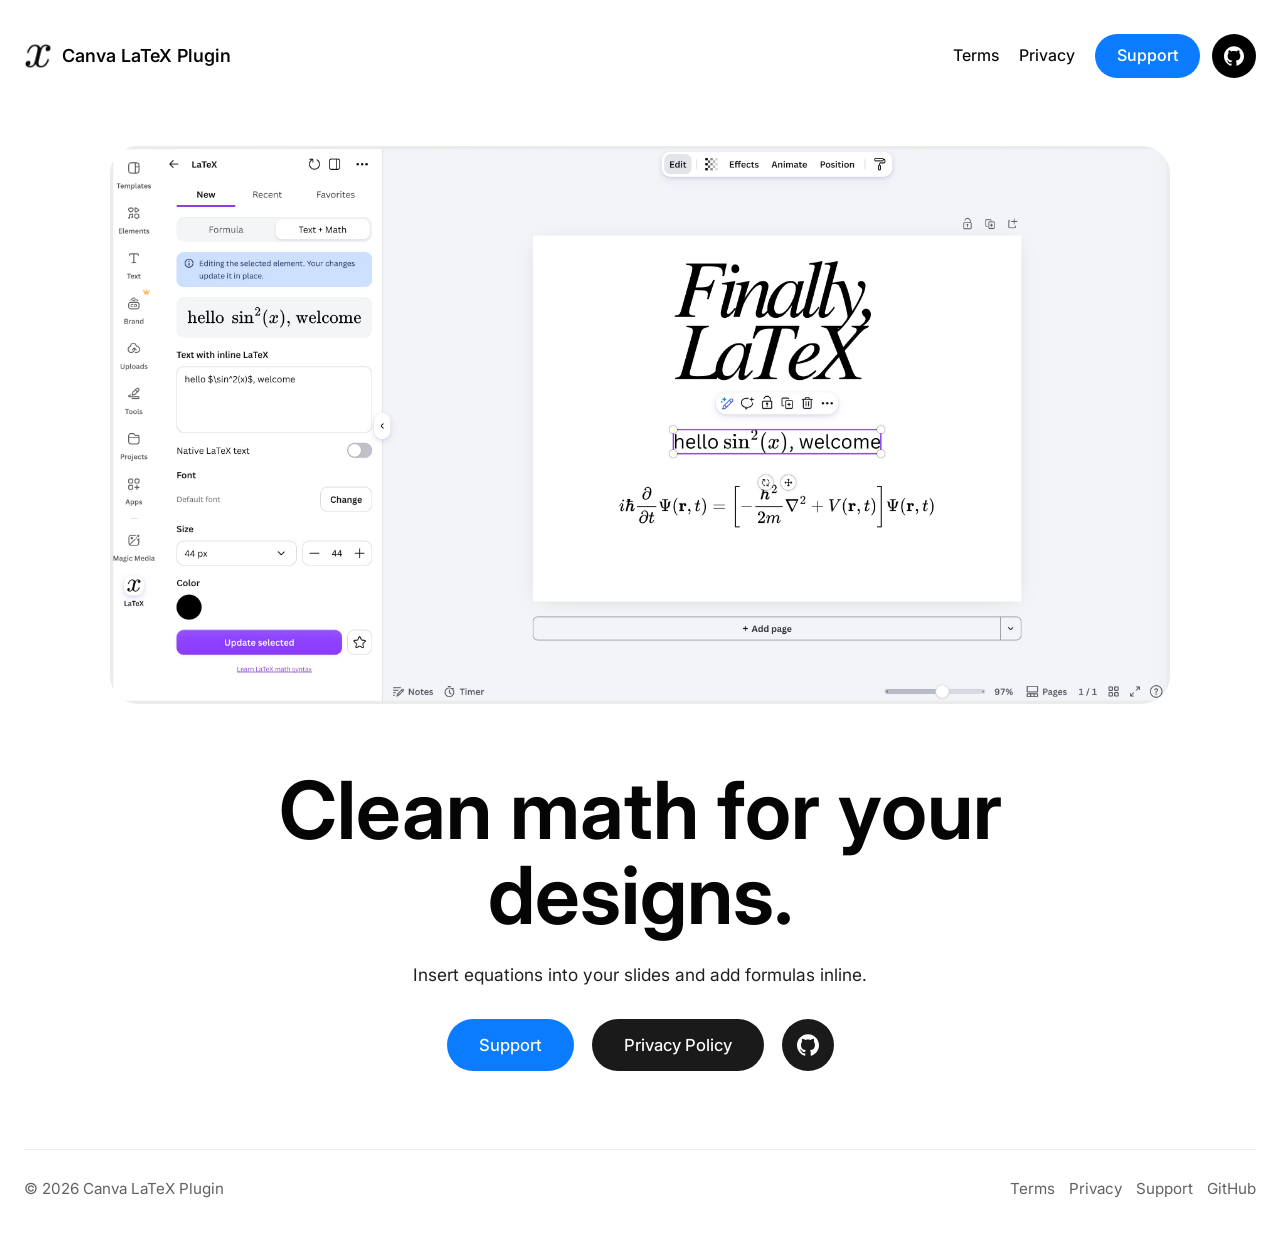
<file: index.html>
<!doctype html>
<html lang="en">
  <head>
    <meta charset="utf-8">
    <meta name="viewport" content="width=device-width, initial-scale=1">
    <meta name="description" content="Canva LaTeX Plugin support, terms, and privacy information.">
    <title>Canva LaTeX Plugin</title>
    <link rel="stylesheet" href="/styles.css">
    <link rel="icon" type="image/png" href="/latex.png">
  </head>
  <body>
    <header class="site-header">
      <a class="brand" href="/" aria-label="Canva LaTeX Plugin home">
        <img src="/latex.png" alt="">
        <span>Canva LaTeX Plugin</span>
      </a>
      <nav aria-label="Main navigation">
        <a href="/terms.html">Terms</a>
        <a href="/privacy.html">Privacy</a>
        <div class="nav-group-buttons">
          <a class="nav-button" href="/support.html">Support</a>
          <a class="nav-button-github" href="https://github.com/nraikm/CanvaLaTeXPlugin" target="_blank" rel="noopener noreferrer" aria-label="GitHub Repository">
            <svg viewBox="0 0 24 24" width="20" height="20" fill="currentColor">
              <path d="M12 .297c-6.63 0-12 5.373-12 12 0 5.303 3.438 9.8 8.205 11.385.6.113.82-.258.82-.577 0-.285-.01-1.04-.015-2.04-3.338.724-4.042-1.61-4.042-1.61C4.422 18.07 3.633 17.7 3.633 17.7c-1.087-.744.084-.729.084-.729 1.205.084 1.838 1.236 1.838 1.236 1.07 1.835 2.809 1.305 3.495.998.108-.776.417-1.305.76-1.605-2.665-.3-5.466-1.332-5.466-5.93 0-1.31.465-2.38 1.235-3.22-.135-.303-.54-1.523.105-3.176 0 0 1.005-.322 3.3 1.23.96-.267 1.98-.399 3-.405 1.02.006 2.04.138 3 .405 2.28-1.552 3.285-1.23 3.285-1.23.645 1.653.24 2.873.12 3.176.765.84 1.23 1.91 1.23 3.22 0 4.61-2.805 5.625-5.475 5.92.42.36.81 1.096.81 2.22 0 1.606-.015 2.896-.015 3.286 0 .315.21.69.825.57C20.565 22.092 24 17.592 24 12.297c0-6.627-5.373-12-12-12"/>
            </svg>
          </a>
        </div>
      </nav>
    </header>

    <main>
      <section class="hero">
        <div class="hero-media">
          <img class="hero-banner" src="/banner.png" alt="Canva LaTeX Plugin preview">
        </div>
        <h1>Clean math for your designs.</h1>
        <p class="hero-copy">
          Insert equations into your slides and add formulas inline.
        </p>
        <div class="actions">
          <a class="button" href="/support.html">Support</a>
          <a class="button button-dark" href="/privacy.html">Privacy Policy</a>
          <a class="button-github" href="https://github.com/nraikm/CanvaLaTeXPlugin" target="_blank" rel="noopener noreferrer" aria-label="GitHub Repository">
            <svg viewBox="0 0 24 24" width="22" height="22" fill="currentColor">
              <path d="M12 .297c-6.63 0-12 5.373-12 12 0 5.303 3.438 9.8 8.205 11.385.6.113.82-.258.82-.577 0-.285-.01-1.04-.015-2.04-3.338.724-4.042-1.61-4.042-1.61C4.422 18.07 3.633 17.7 3.633 17.7c-1.087-.744.084-.729.084-.729 1.205.084 1.838 1.236 1.838 1.236 1.07 1.835 2.809 1.305 3.495.998.108-.776.417-1.305.76-1.605-2.665-.3-5.466-1.332-5.466-5.93 0-1.31.465-2.38 1.235-3.22-.135-.303-.54-1.523.105-3.176 0 0 1.005-.322 3.3 1.23.96-.267 1.98-.399 3-.405 1.02.006 2.04.138 3 .405 2.28-1.552 3.285-1.23 3.285-1.23.645 1.653.24 2.873.12 3.176.765.84 1.23 1.91 1.23 3.22 0 4.61-2.805 5.625-5.475 5.92.42.36.81 1.096.81 2.22 0 1.606-.015 2.896-.015 3.286 0 .315.21.69.825.57C20.565 22.092 24 17.592 24 12.297c0-6.627-5.373-12-12-12"/>
            </svg>
          </a>
        </div>
      </section>
    </main>

    <footer>
      <span>© 2026 Canva LaTeX Plugin</span>
      <span>
        <a href="/terms.html">Terms</a>
        <a href="/privacy.html">Privacy</a>
        <a href="/support.html">Support</a>
        <a href="https://github.com/nraikm/CanvaLaTeXPlugin" target="_blank" rel="noopener noreferrer">GitHub</a>
      </span>
    </footer>
  </body>
</html>
</file>
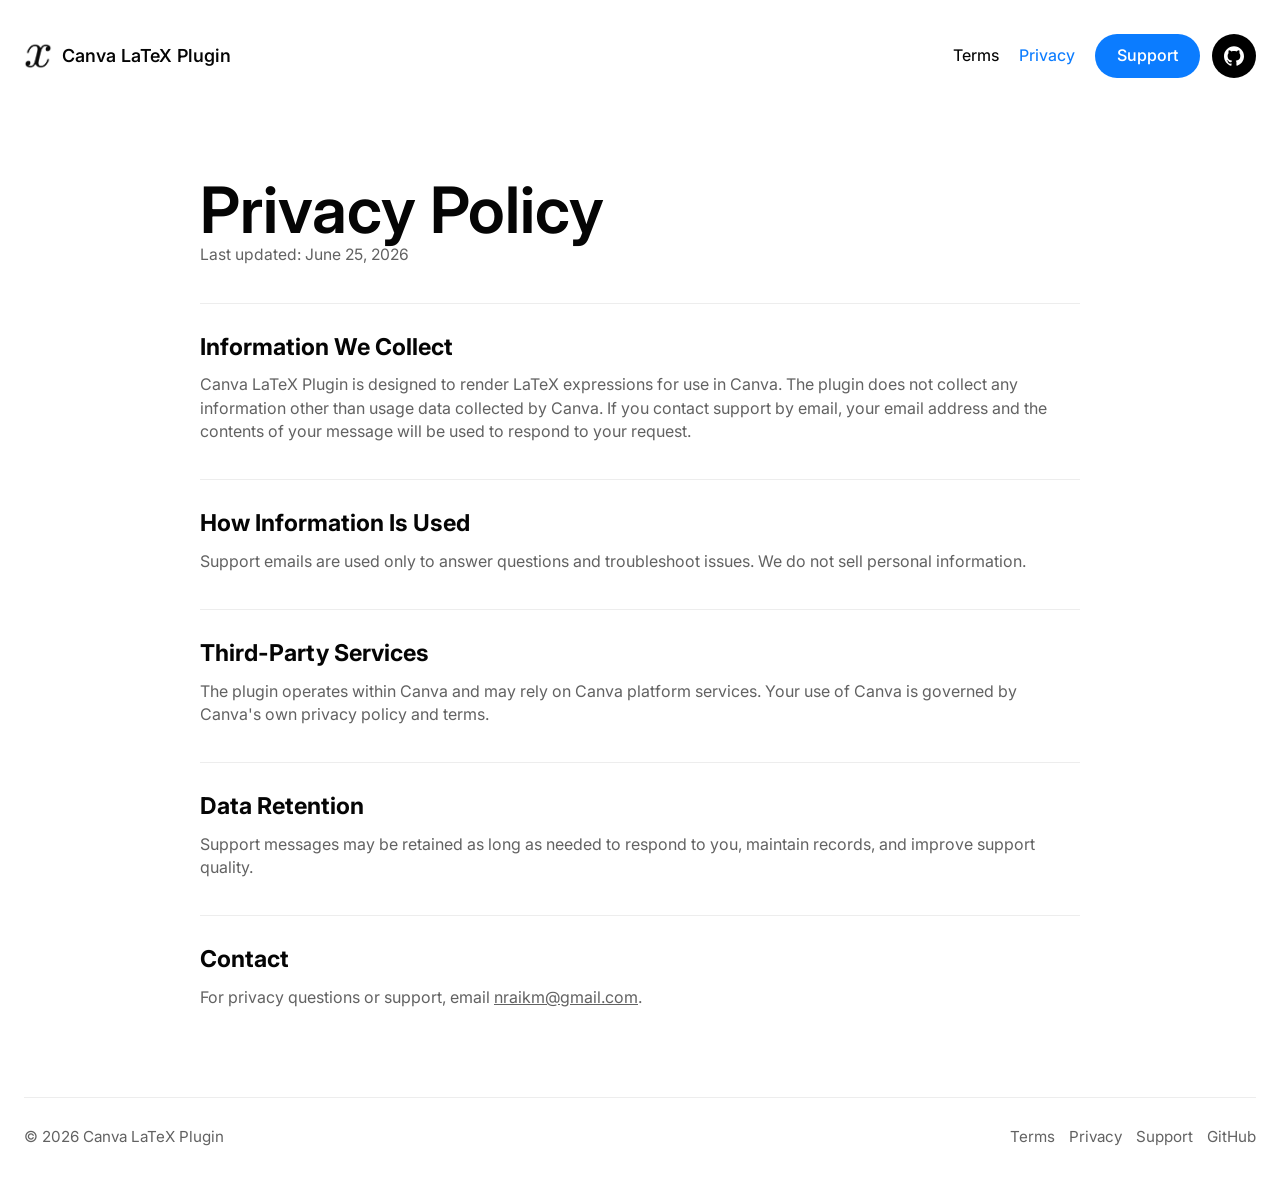
<file: privacy.html>
<!doctype html>
<html lang="en">
  <head>
    <meta charset="utf-8">
    <meta name="viewport" content="width=device-width, initial-scale=1">
    <meta name="description" content="Privacy policy for the Canva LaTeX Plugin.">
    <title>Privacy Policy | Canva LaTeX Plugin</title>
    <link rel="stylesheet" href="/styles.css">
    <link rel="icon" type="image/png" href="/latex.png">
  </head>
  <body>
    <header class="site-header">
      <a class="brand" href="/" aria-label="Canva LaTeX Plugin home">
        <img src="/latex.png" alt="">
        <span>Canva LaTeX Plugin</span>
      </a>
      <nav aria-label="Main navigation">
        <a href="/terms.html">Terms</a>
        <a aria-current="page" href="/privacy.html">Privacy</a>
        <div class="nav-group-buttons">
          <a class="nav-button" href="/support.html">Support</a>
          <a class="nav-button-github" href="https://github.com/nraikm/CanvaLaTeXPlugin" target="_blank" rel="noopener noreferrer" aria-label="GitHub Repository">
            <svg viewBox="0 0 24 24" width="20" height="20" fill="currentColor">
              <path d="M12 .297c-6.63 0-12 5.373-12 12 0 5.303 3.438 9.8 8.205 11.385.6.113.82-.258.82-.577 0-.285-.01-1.04-.015-2.04-3.338.724-4.042-1.61-4.042-1.61C4.422 18.07 3.633 17.7 3.633 17.7c-1.087-.744.084-.729.084-.729 1.205.084 1.838 1.236 1.838 1.236 1.07 1.835 2.809 1.305 3.495.998.108-.776.417-1.305.76-1.605-2.665-.3-5.466-1.332-5.466-5.93 0-1.31.465-2.38 1.235-3.22-.135-.303-.54-1.523.105-3.176 0 0 1.005-.322 3.3 1.23.96-.267 1.98-.399 3-.405 1.02.006 2.04.138 3 .405 2.28-1.552 3.285-1.23 3.285-1.23.645 1.653.24 2.873.12 3.176.765.84 1.23 1.91 1.23 3.22 0 4.61-2.805 5.625-5.475 5.92.42.36.81 1.096.81 2.22 0 1.606-.015 2.896-.015 3.286 0 .315.21.69.825.57C20.565 22.092 24 17.592 24 12.297c0-6.627-5.373-12-12-12"/>
            </svg>
          </a>
        </div>
      </nav>
    </header>

    <main class="page">
      <h1>Privacy Policy</h1>
      <p class="updated">Last updated: June 25, 2026</p>

      <section>
        <h2>Information We Collect</h2>
        <p>
          Canva LaTeX Plugin is designed to render LaTeX expressions for use in
          Canva. The plugin does not collect any information other than usage
          data collected by Canva. If you contact support by email, your email
          address and the contents of your message will be used to respond to
          your request.
        </p>
      </section>

      <section>
        <h2>How Information Is Used</h2>
        <p>
          Support emails are used only to answer questions and troubleshoot
          issues. We do not sell personal information.
        </p>
      </section>

      <section>
        <h2>Third-Party Services</h2>
        <p>
          The plugin operates within Canva and may rely on Canva platform
          services. Your use of Canva is governed by Canva's own privacy policy
          and terms.
        </p>
      </section>

      <section>
        <h2>Data Retention</h2>
        <p>
          Support messages may be retained as long as needed to respond to you,
          maintain records, and improve support quality.
        </p>
      </section>

      <section>
        <h2>Contact</h2>
        <p>
          For privacy questions or support, email
          <a href="mailto:nraikm@gmail.com">nraikm@gmail.com</a>.
        </p>
      </section>
    </main>

    <footer>
      <span>© 2026 Canva LaTeX Plugin</span>
      <span>
        <a href="/terms.html">Terms</a>
        <a href="/privacy.html">Privacy</a>
        <a href="/support.html">Support</a>
        <a href="https://github.com/nraikm/CanvaLaTeXPlugin" target="_blank" rel="noopener noreferrer">GitHub</a>
      </span>
    </footer>
  </body>
</html>
</file>
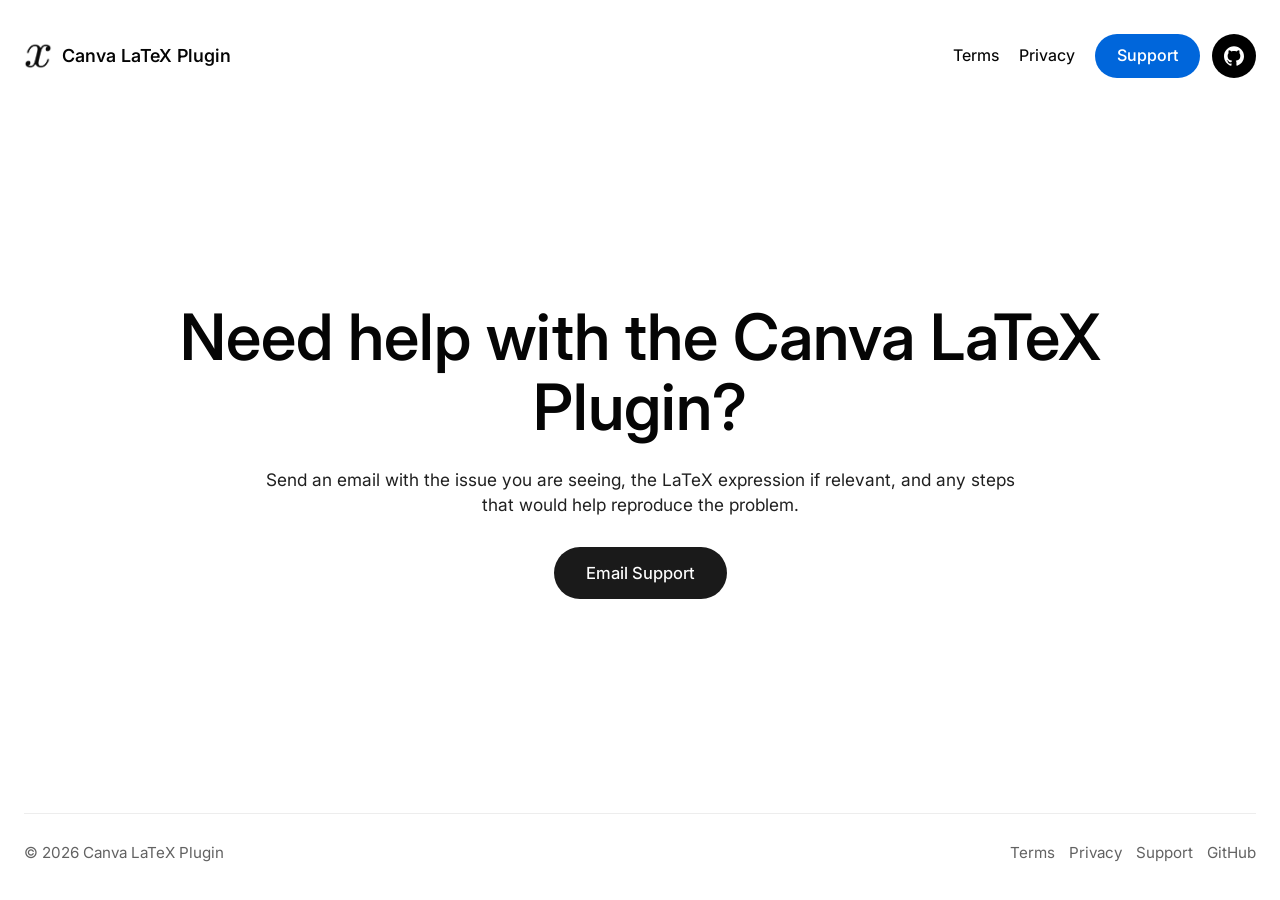
<file: support.html>
<!doctype html>
<html lang="en">
  <head>
    <meta charset="utf-8">
    <meta name="viewport" content="width=device-width, initial-scale=1">
    <meta name="description" content="Support for the Canva LaTeX Plugin.">
    <title>Support | Canva LaTeX Plugin</title>
    <link rel="stylesheet" href="/styles.css">
    <link rel="icon" type="image/png" href="/latex.png">
  </head>
  <body>
    <header class="site-header">
      <a class="brand" href="/" aria-label="Canva LaTeX Plugin home">
        <img src="/latex.png" alt="">
        <span>Canva LaTeX Plugin</span>
      </a>
      <nav aria-label="Main navigation">
        <a href="/terms.html">Terms</a>
        <a href="/privacy.html">Privacy</a>
        <div class="nav-group-buttons">
          <a class="nav-button" aria-current="page" href="/support.html">Support</a>
          <a class="nav-button-github" href="https://github.com/nraikm/CanvaLaTeXPlugin" target="_blank" rel="noopener noreferrer" aria-label="GitHub Repository">
            <svg viewBox="0 0 24 24" width="20" height="20" fill="currentColor">
              <path d="M12 .297c-6.63 0-12 5.373-12 12 0 5.303 3.438 9.8 8.205 11.385.6.113.82-.258.82-.577 0-.285-.01-1.04-.015-2.04-3.338.724-4.042-1.61-4.042-1.61C4.422 18.07 3.633 17.7 3.633 17.7c-1.087-.744.084-.729.084-.729 1.205.084 1.838 1.236 1.838 1.236 1.07 1.835 2.809 1.305 3.495.998.108-.776.417-1.305.76-1.605-2.665-.3-5.466-1.332-5.466-5.93 0-1.31.465-2.38 1.235-3.22-.135-.303-.54-1.523.105-3.176 0 0 1.005-.322 3.3 1.23.96-.267 1.98-.399 3-.405 1.02.006 2.04.138 3 .405 2.28-1.552 3.285-1.23 3.285-1.23.645 1.653.24 2.873.12 3.176.765.84 1.23 1.91 1.23 3.22 0 4.61-2.805 5.625-5.475 5.92.42.36.81 1.096.81 2.22 0 1.606-.015 2.896-.015 3.286 0 .315.21.69.825.57C20.565 22.092 24 17.592 24 12.297c0-6.627-5.373-12-12-12"/>
            </svg>
          </a>
        </div>
      </nav>
    </header>

    <main class="support-page">
      <section class="support-panel">
        <h1>Need help with the Canva LaTeX Plugin?</h1>
        <p>
          Send an email with the issue you are seeing, the LaTeX expression if
          relevant, and any steps that would help reproduce the problem.
        </p>
        <a class="button button-dark" href="mailto:nraikm@gmail.com?subject=Canva%20LaTeX%20Plugin%20Support">
          Email Support
        </a>
      </section>
    </main>

    <footer>
      <span>© 2026 Canva LaTeX Plugin</span>
      <span>
        <a href="/terms.html">Terms</a>
        <a href="/privacy.html">Privacy</a>
        <a href="/support.html">Support</a>
        <a href="https://github.com/nraikm/CanvaLaTeXPlugin" target="_blank" rel="noopener noreferrer">GitHub</a>
      </span>
    </footer>
  </body>
</html>
</file>
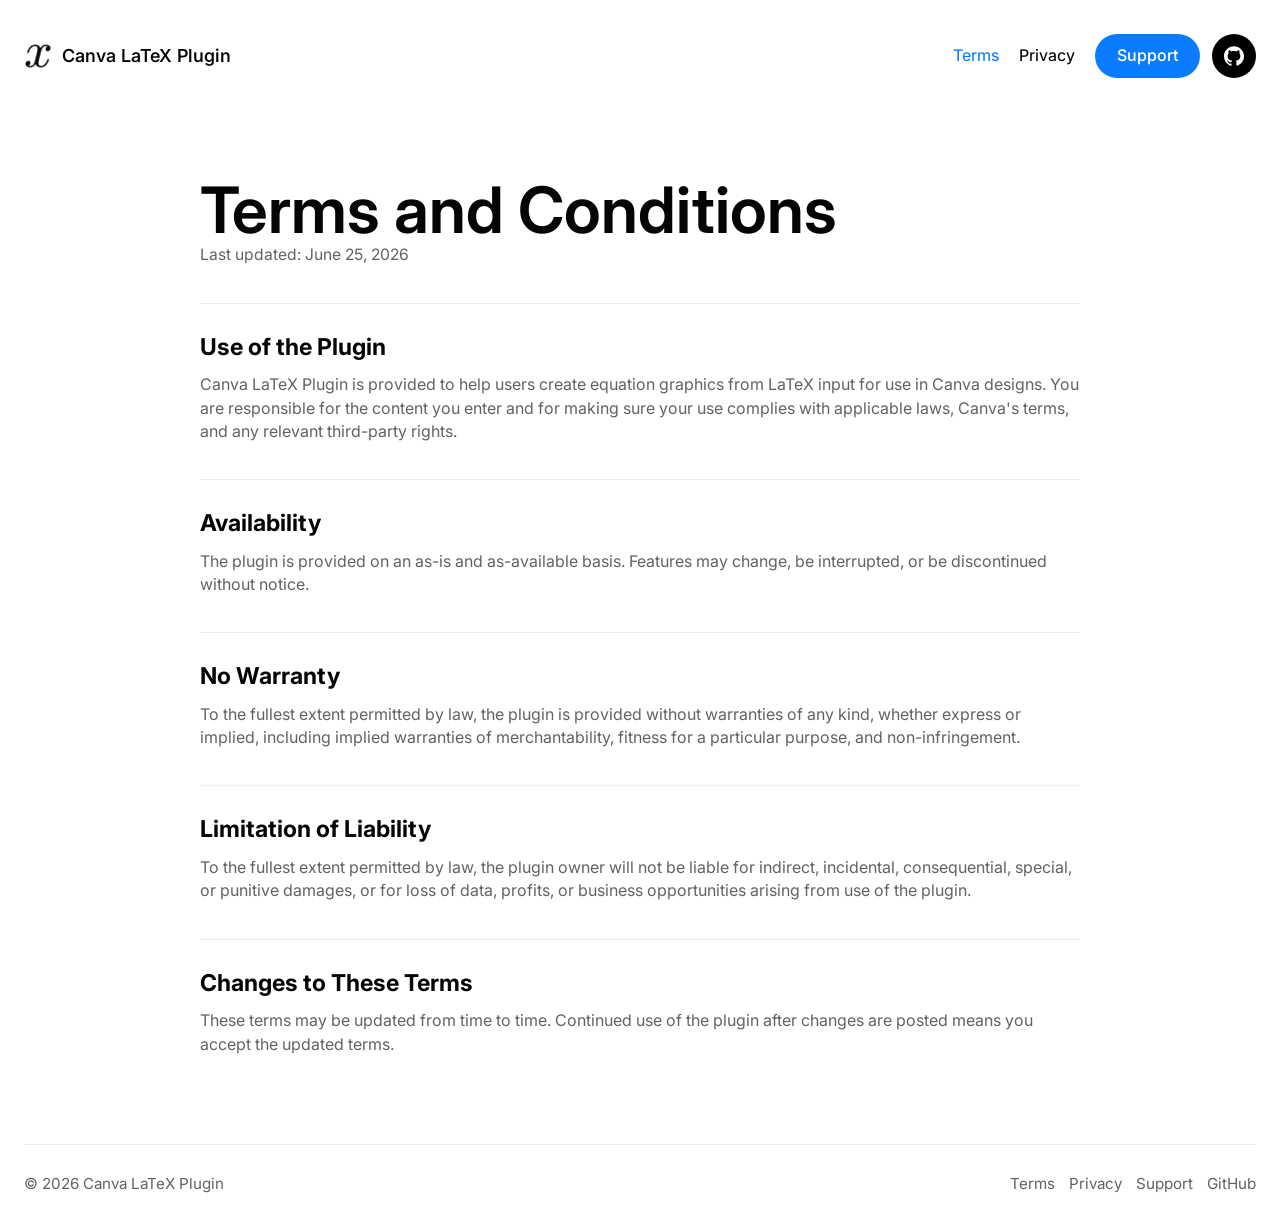
<file: terms.html>
<!doctype html>
<html lang="en">
  <head>
    <meta charset="utf-8">
    <meta name="viewport" content="width=device-width, initial-scale=1">
    <meta name="description" content="Terms and conditions for the Canva LaTeX Plugin.">
    <title>Terms and Conditions | Canva LaTeX Plugin</title>
    <link rel="stylesheet" href="/styles.css">
    <link rel="icon" type="image/png" href="/latex.png">
  </head>
  <body>
    <header class="site-header">
      <a class="brand" href="/" aria-label="Canva LaTeX Plugin home">
        <img src="/latex.png" alt="">
        <span>Canva LaTeX Plugin</span>
      </a>
      <nav aria-label="Main navigation">
        <a aria-current="page" href="/terms.html">Terms</a>
        <a href="/privacy.html">Privacy</a>
        <div class="nav-group-buttons">
          <a class="nav-button" href="/support.html">Support</a>
          <a class="nav-button-github" href="https://github.com/nraikm/CanvaLaTeXPlugin" target="_blank" rel="noopener noreferrer" aria-label="GitHub Repository">
            <svg viewBox="0 0 24 24" width="20" height="20" fill="currentColor">
              <path d="M12 .297c-6.63 0-12 5.373-12 12 0 5.303 3.438 9.8 8.205 11.385.6.113.82-.258.82-.577 0-.285-.01-1.04-.015-2.04-3.338.724-4.042-1.61-4.042-1.61C4.422 18.07 3.633 17.7 3.633 17.7c-1.087-.744.084-.729.084-.729 1.205.084 1.838 1.236 1.838 1.236 1.07 1.835 2.809 1.305 3.495.998.108-.776.417-1.305.76-1.605-2.665-.3-5.466-1.332-5.466-5.93 0-1.31.465-2.38 1.235-3.22-.135-.303-.54-1.523.105-3.176 0 0 1.005-.322 3.3 1.23.96-.267 1.98-.399 3-.405 1.02.006 2.04.138 3 .405 2.28-1.552 3.285-1.23 3.285-1.23.645 1.653.24 2.873.12 3.176.765.84 1.23 1.91 1.23 3.22 0 4.61-2.805 5.625-5.475 5.92.42.36.81 1.096.81 2.22 0 1.606-.015 2.896-.015 3.286 0 .315.21.69.825.57C20.565 22.092 24 17.592 24 12.297c0-6.627-5.373-12-12-12"/>
            </svg>
          </a>
        </div>
      </nav>
    </header>

    <main class="page">
      <h1>Terms and Conditions</h1>
      <p class="updated">Last updated: June 25, 2026</p>

      <section>
        <h2>Use of the Plugin</h2>
        <p>
          Canva LaTeX Plugin is provided to help users create equation graphics
          from LaTeX input for use in Canva designs. You are responsible for the
          content you enter and for making sure your use complies with applicable
          laws, Canva's terms, and any relevant third-party rights.
        </p>
      </section>

      <section>
        <h2>Availability</h2>
        <p>
          The plugin is provided on an as-is and as-available basis. Features may
          change, be interrupted, or be discontinued without notice.
        </p>
      </section>

      <section>
        <h2>No Warranty</h2>
        <p>
          To the fullest extent permitted by law, the plugin is provided without
          warranties of any kind, whether express or implied, including implied
          warranties of merchantability, fitness for a particular purpose, and
          non-infringement.
        </p>
      </section>

      <section>
        <h2>Limitation of Liability</h2>
        <p>
          To the fullest extent permitted by law, the plugin owner will not be
          liable for indirect, incidental, consequential, special, or punitive
          damages, or for loss of data, profits, or business opportunities
          arising from use of the plugin.
        </p>
      </section>

      <section>
        <h2>Changes to These Terms</h2>
        <p>
          These terms may be updated from time to time. Continued use of the
          plugin after changes are posted means you accept the updated terms.
        </p>
      </section>
    </main>

    <footer>
      <span>© 2026 Canva LaTeX Plugin</span>
      <span>
        <a href="/terms.html">Terms</a>
        <a href="/privacy.html">Privacy</a>
        <a href="/support.html">Support</a>
        <a href="https://github.com/nraikm/CanvaLaTeXPlugin" target="_blank" rel="noopener noreferrer">GitHub</a>
      </span>
    </footer>
  </body>
</html>
</file>
<file: styles.css>
@import url("https://fonts.googleapis.com/css2?family=Inter:wght@400;450;470;520;620;640&display=swap");

:root {
  color-scheme: light;
  --ink: #050505;
  --muted: #626262;
  --line: #ededed;
  --surface: #ffffff;
  --soft: #f8f8f8;
  --accent: #0b7cff;
  --accent-strong: #0066db;
  --focus: #0b7cff;
  --button-dark: #1a1a1a;
}

* {
  box-sizing: border-box;
}

body {
  margin: 0;
  min-height: 100vh;
  display: flex;
  flex-direction: column;
  background: var(--surface);
  color: var(--ink);
  font-family: Inter, ui-sans-serif, -apple-system, BlinkMacSystemFont, "Segoe UI", Arial, sans-serif;
  line-height: 1.45;
}

a {
  color: inherit;
}

.site-header {
  width: min(1440px, calc(100% - 48px));
  margin: 0 auto;
  padding: 34px 0 20px;
  display: flex;
  align-items: center;
  justify-content: space-between;
  gap: 28px;
}

.brand {
  color: var(--ink);
  display: inline-flex;
  align-items: center;
  gap: 10px;
  font-size: 1.12rem;
  font-weight: 560;
  letter-spacing: 0;
  text-decoration: none;
}

.brand img {
  width: 28px;
  height: 28px;
  display: block;
  object-fit: contain;
}

nav {
  display: flex;
  align-items: center;
  gap: 20px;
  color: var(--ink);
  font-size: 1rem;
  font-weight: 450;
}

nav a {
  text-decoration: none;
}

nav a:hover,
nav a[aria-current="page"] {
  color: var(--accent);
}

.nav-button {
  min-height: 44px;
  display: inline-flex;
  align-items: center;
  justify-content: center;
  border-radius: 999px;
  background: var(--accent);
  color: #ffffff;
  padding: 0 22px;
  font-weight: 520;
}

nav .nav-button:hover,
nav .nav-button[aria-current="page"] {
  background: var(--accent-strong);
  color: #ffffff;
}

.nav-button-github {
  min-height: 44px;
  width: 44px;
  display: inline-flex;
  align-items: center;
  justify-content: center;
  border-radius: 50%;
  background: #000000;
  color: #ffffff;
  text-decoration: none;
  transition: background 0.2s ease, opacity 0.2s ease;
}

.nav-button-github:hover {
  background: #24292e;
  color: #ffffff;
}

.nav-button-github svg {
  display: block;
}

.nav-group-buttons {
  display: inline-flex;
  align-items: center;
  gap: 12px;
}

main {
  flex: 1;
}

.hero {
  width: min(1440px, calc(100% - 48px));
  margin: 0 auto;
  padding: 48px 0 78px;
  text-align: center;
}

.hero-media {
  width: min(1060px, 100%);
  position: relative;
  overflow: hidden;
  margin: 0 auto 64px;
  border-radius: 28px;
}



.hero-banner {
  width: 100%;
  display: block;
  object-fit: contain;
}

.hero h1,
.support-panel h1,
.page h1 {
  margin: 0;
  max-width: 860px;
  font-size: clamp(2.65rem, 6.25vw, 5.65rem);
  line-height: 1.06;
  letter-spacing: 0;
}

.hero h1 {
  margin-inline: auto;
  font-weight: 640;
}

.hero p,
.support-panel p {
  max-width: 640px;
  margin: 24px 0 0;
  color: #202020;
  font-size: 1.08rem;
}

.hero-copy {
  margin-inline: auto !important;
}

.actions {
  margin-top: 32px;
  display: flex;
  align-items: center;
  justify-content: center;
  gap: 18px;
  flex-wrap: wrap;
}

.button {
  display: inline-flex;
  min-height: 52px;
  align-items: center;
  justify-content: center;
  border-radius: 999px;
  background: var(--accent);
  color: #ffffff;
  padding: 0 32px;
  font-size: 1.04rem;
  font-weight: 470;
  text-decoration: none;
}

.button:hover {
  background: var(--accent-strong);
}

.button-dark {
  background: var(--button-dark);
}

.button-dark:hover {
  background: #000000;
}

.button-github {
  min-height: 52px;
  width: 52px;
  display: inline-flex;
  align-items: center;
  justify-content: center;
  border-radius: 50%;
  background: var(--button-dark);
  color: #ffffff;
  text-decoration: none;
  transition: background 0.2s ease;
}

.button-github:hover {
  background: #000000;
}

.button-github svg {
  display: block;
}

.content-band {
  border-top: 1px solid var(--line);
  background: #ffffff;
}

.content-band > div,
.page,
.support-page {
  width: min(880px, calc(100% - 32px));
  margin: 0 auto;
}

.content-band > div {
  padding: 58px 0 72px;
}

.content-band h2,
.page h2 {
  margin: 0 0 12px;
  font-size: 1.45rem;
  line-height: 1.2;
}

.content-band p,
.page p {
  margin: 0;
  color: var(--muted);
}

.page {
  padding: 78px 0 88px;
}

.page h1 {
  font-size: clamp(2.35rem, 5vw, 4.5rem);
  font-weight: 620;
}

.page section {
  margin-top: 36px;
  padding-top: 30px;
  border-top: 1px solid var(--line);
}

.updated {
  margin-top: 16px;
  font-size: 0.98rem;
}

.support-page {
  width: min(1100px, calc(100% - 48px));
  display: grid;
  min-height: 62vh;
  align-items: center;
  padding: 78px 0 88px;
}

.support-panel {
  max-width: 980px;
  margin: 0 auto;
  text-align: center;
}

.support-panel h1 {
  max-width: 980px;
  margin-inline: auto;
  font-size: clamp(2.35rem, 5vw, 4.7rem);
  font-weight: 560;
  line-height: 1.1;
}

.support-panel p {
  max-width: 760px;
  margin: 24px auto 0;
}

.support-panel .button {
  margin-top: 30px;
}

footer {
  width: min(1440px, calc(100% - 48px));
  margin: 0 auto;
  padding: 28px 0 36px;
  display: flex;
  justify-content: space-between;
  gap: 18px;
  border-top: 1px solid var(--line);
  color: var(--muted);
  font-size: 0.95rem;
}

footer span:last-child {
  display: flex;
  gap: 14px;
}

footer a {
  text-decoration: none;
}

footer a:hover {
  color: var(--ink);
}

:focus-visible {
  outline: 3px solid var(--focus);
  outline-offset: 3px;
}

@media (max-width: 640px) {
  .site-header,
  footer {
    align-items: flex-start;
    flex-direction: column;
  }

  nav {
    width: 100%;
    justify-content: space-between;
    gap: 12px;
    font-size: 0.98rem;
  }

  .hero {
    width: min(100% - 28px, 1440px);
    padding: 42px 0 56px;
  }

  .hero-media {
    margin-bottom: 48px;
    border-radius: 18px;
  }

  .brand img {
    width: 26px;
    height: 26px;
  }

  .brand {
    font-size: 0.98rem;
  }
}
</file>
